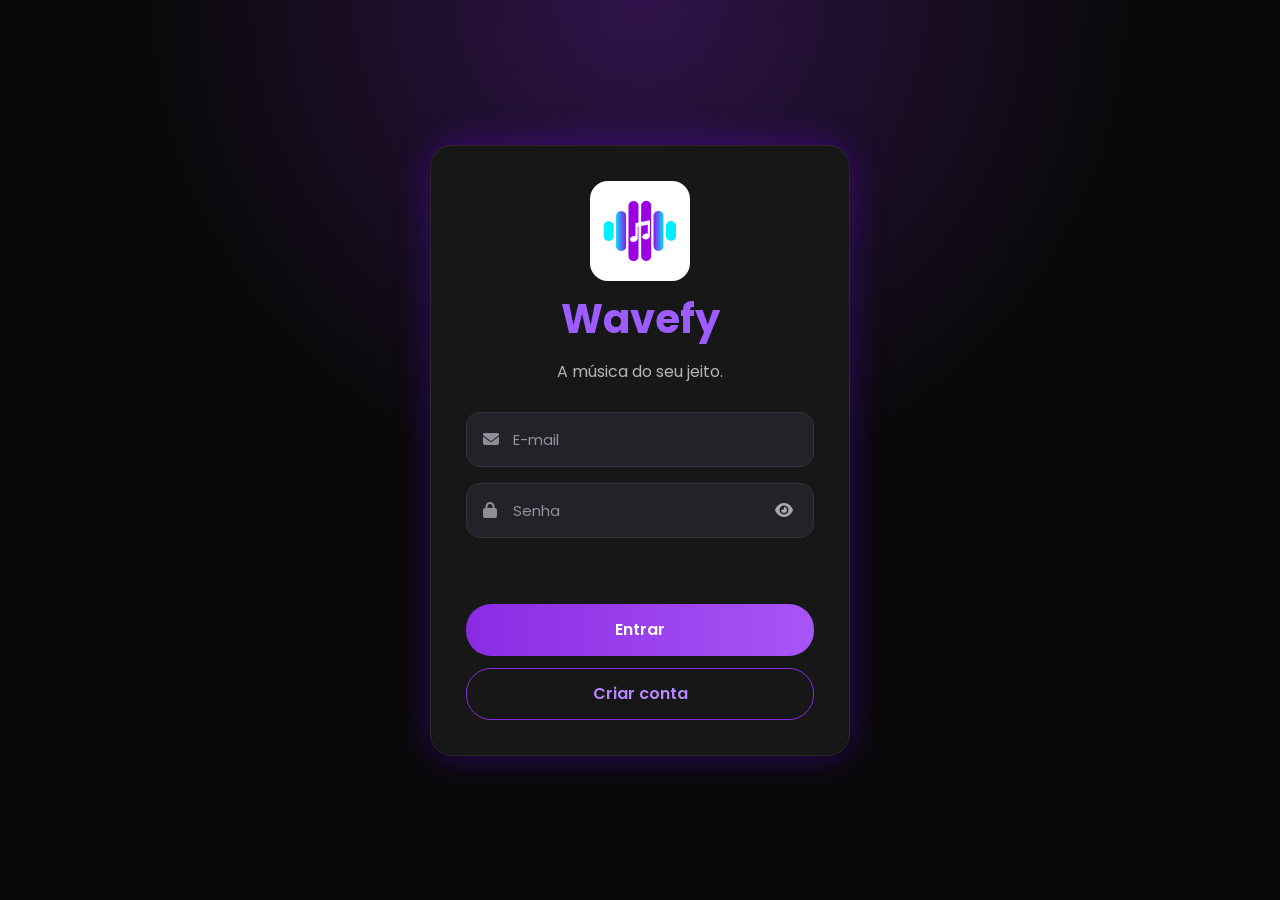
<file: index.html>
<!DOCTYPE html>
<html lang="pt-BR">

<head>

    <meta charset="UTF-8">

    <meta
        name="viewport"
        content="width=device-width, initial-scale=1.0"
    >

    <title>Wavefy</title>

    <!-- VERIFICAR LOGIN -->
    <script>
        if (sessionStorage.getItem("wavefyLogado") !== "true") {
            window.location.replace("login.html");
        }
    </script>

    <!-- CSS -->
    <link rel="stylesheet" href="CSS/home.css">
    <link rel="stylesheet" href="CSS/responsive.css?v=10">

    <!-- FONTE -->
    <link rel="preconnect" href="https://fonts.googleapis.com">

    <link
        href="https://fonts.googleapis.com/css2?family=Poppins:wght@300;400;500;600;700&display=swap"
        rel="stylesheet"
    >

    <!-- ÍCONES -->
    <link
        rel="stylesheet"
        href="https://cdnjs.cloudflare.com/ajax/libs/font-awesome/6.7.2/css/all.min.css"
    >

</head>

<body>


<!-- =====================================================
     APP
===================================================== -->

<div class="app">


    <!-- =================================================
         MENU
    ================================================= -->

    <aside class="sidebar">

        <div class="logo">

            <img
                src="imagens/logo.png"
                alt="Wavefy"
            >

            <h2>Wavefy</h2>

        </div>


        <nav>

            <a
                href="index.html"
                class="ativo"
            >
                <i class="fa-solid fa-house"></i>
                <span>Início</span>
            </a>


            <a href="musicas.html">
                <i class="fa-solid fa-music"></i>
                <span>Músicas</span>
            </a>


            <a href="albuns.html">
                <i class="fa-solid fa-compact-disc"></i>
                <span>Álbuns</span>
            </a>


            <a href="artistas.html">
                <i class="fa-solid fa-user-group"></i>
                <span>Artistas</span>
            </a>


            <a href="favoritos.html">
                <i class="fa-solid fa-heart"></i>
                <span>Favoritos</span>
            </a>


            <a href="playlists.html">
                <i class="fa-solid fa-list"></i>
                <span>Playlists</span>
            </a>

        </nav>

    </aside>



    <!-- =================================================
         CONTEÚDO
    ================================================= -->

    <main class="content">


        <!-- =============================================
             TOPO
        ============================================= -->

        <header class="topbar">


            <!-- PESQUISA -->

            <div class="search">

                <i class="fa-solid fa-magnifying-glass"></i>

                <input
                    id="pesquisa"
                    type="text"
                    placeholder="Buscar músicas, artistas ou álbuns"
                    autocomplete="off"
                >

            </div>



            <!-- ÁREA DO USUÁRIO -->

            <div class="user-area">


                <button
                    type="button"
                    class="premium"
                    onclick="abrirPremium()"
                >
                    ⭐ Premium
                </button>


                <button
                    type="button"
                    class="icon-btn"
                    aria-label="Notificações"
                >
                    <i class="fa-regular fa-bell"></i>
                </button>


                <div
                    class="user"
                    id="btnConta"
                >

                    <img
                        src="imagens/perfil/usuario.png"
                        alt="Foto de perfil"
                        class="foto-perfil"
                    >


                    <div>

                        <strong id="saudacao">
                            Olá 👋
                        </strong>

                        <p id="nomeUsuario">
                            Victor
                        </p>

                    </div>


                    <i class="fa-solid fa-chevron-down"></i>

                </div>



                <!-- MENU DA CONTA -->

                <div
                    class="menu-conta"
                    id="menuConta"
                >

                    <a href="#">
                        <i class="fa-solid fa-user"></i>
                        Meu Perfil
                    </a>


                    <a href="#">
                        <i class="fa-solid fa-gear"></i>
                        Configurações
                    </a>


                    <a href="#">
                        <i class="fa-solid fa-bell"></i>
                        Notificações
                    </a>


                    <a href="#">
                        <i class="fa-solid fa-moon"></i>
                        Tema
                    </a>


                    <a href="#">
                        <i class="fa-solid fa-circle-question"></i>
                        Ajuda
                    </a>


                    <hr>


                    <a
                        href="#"
                        class="sair"
                        id="btnSair"
                    >
                        <i class="fa-solid fa-right-from-bracket"></i>
                        Sair
                    </a>

                </div>

            </div>

        </header>



        <!-- =============================================
             BANNER
        ============================================= -->

        <section class="hero">

            <div>

                <h1>
                    Sua música.<br>
                    Seu momento.
                </h1>


                <p>
                    Milhões de músicas para descobrir.
                </p>


                <button
                    type="button"
                    class="btn-play"
                >

                    <i class="fa-solid fa-play"></i>

                    Explorar Agora

                </button>

            </div>

        </section>



        <!-- =============================================
             MÚSICAS
        ============================================= -->

        <section class="secao-musicas">

            <div class="section-title">

                <h2>🔥 Em Alta</h2>

                <a href="musicas.html">
                    Ver tudo
                </a>

            </div>


            <!-- AS MÚSICAS SÃO CRIADAS PELO JAVASCRIPT -->
            <div
                id="musicas"
                class="cards"
            ></div>

        </section>



        <!-- =============================================
             ÁLBUNS
        ============================================= -->

        <section class="secao-albuns">

            <div class="section-title">

                <h2>💿 Álbuns Populares</h2>

                <a href="albuns.html">
                    Ver tudo
                </a>

            </div>


            <div
                id="albuns"
                class="cards"
            ></div>

        </section>



        <!-- =============================================
             ARTISTAS
        ============================================= -->

        <section class="secao-artistas">

            <div class="section-title">

                <h2>🎤 Artistas Populares</h2>

                <a href="artistas.html">
                    Ver tudo
                </a>

            </div>


            <div
                id="artistas"
                class="cards"
            ></div>

        </section>


    </main>

</div>



<!-- =====================================================
     PLAYER
===================================================== -->

<div
    class="player"
    id="player"
>


    <!-- CAPA + NOME -->

    <div class="player-left">

        <img
            id="capaPlayer"
            src="imagens/capas/veigh.png"
            alt="Capa da música"
        >


        <div>

            <h3 id="nomeMusica">
                VEIGH
            </h3>

            <p id="nomeArtista">
                VEIGH
            </p>

        </div>

    </div>



    <!-- CONTROLES -->

    <div class="player-center">


        <button
            type="button"
            id="anterior"
            aria-label="Música anterior"
        >
            <i class="fa-solid fa-backward-step"></i>
        </button>


        <button
            type="button"
            id="play"
            aria-label="Tocar ou pausar"
        >
            <i class="fa-solid fa-play"></i>
        </button>


        <button
            type="button"
            id="proximo"
            aria-label="Próxima música"
        >
            <i class="fa-solid fa-forward-step"></i>
        </button>


    </div>



    <!-- VOLUME -->

    <div class="player-right">

        <span id="tempoAtual">
            00:00
        </span>


        <input
            type="range"
            id="volume"
            min="0"
            max="100"
            value="100"
            aria-label="Volume"
        >

    </div>


</div>



<!-- =====================================================
     IMPORTANTE - ÁUDIO QUE TOCA AS MÚSICAS
===================================================== -->

<audio
    id="audio"
    preload="metadata"
></audio>



<!-- =====================================================
     MODAL PREMIUM
===================================================== -->

<div
    class="modal"
    id="modalPremium"
>

    <div class="modal-conteudo">


        <button
            type="button"
            class="fechar"
            onclick="fecharPremium()"
            aria-label="Fechar"
        >
            &times;
        </button>


        <h2>
            💜 Wavefy Premium
        </h2>


        <p>
            Escolha o plano ideal para você.
        </p>



        <div class="planos">


            <!-- BÁSICO -->

            <div class="plano">

                <h3>
                    🥉 Básico
                </h3>

                <h1>
                    R$ 20
                </h1>

                <p>
                    1 conta<br>
                    Sem anúncios
                </p>


                <button
                    type="button"
                    onclick="alert('Plano Básico selecionado!')"
                >
                    Assinar
                </button>

            </div>



            <!-- PLUS -->

            <div class="plano destaque">

                <h3>
                    🥈 Plus
                </h3>

                <h1>
                    R$ 50
                </h1>

                <p>
                    ✔ Sem anúncios<br>
                    ✔ Qualidade máxima<br>
                    ✔ Até 3 dispositivos
                </p>


                <button type="button">
                    Assinar
                </button>

            </div>



            <!-- FAMÍLIA -->

            <div class="plano">

                <h3>
                    🥇 Família
                </h3>

                <h1>
                    R$ 100
                </h1>

                <p>
                    ✔ Sem anúncios<br>
                    ✔ Até 6 contas<br>
                    ✔ Todos os benefícios
                </p>


                <button type="button">
                    Assinar
                </button>

            </div>


        </div>

    </div>

</div>



<!-- =====================================================
     JAVASCRIPT
===================================================== -->

<!-- PRIMEIRO HOME -->
<script src="JS/home.js?v=10"></script>

<!-- DEPOIS PLAYER -->
<script src="JS/player.js?v=10"></script>


</body>

</html>
</file>
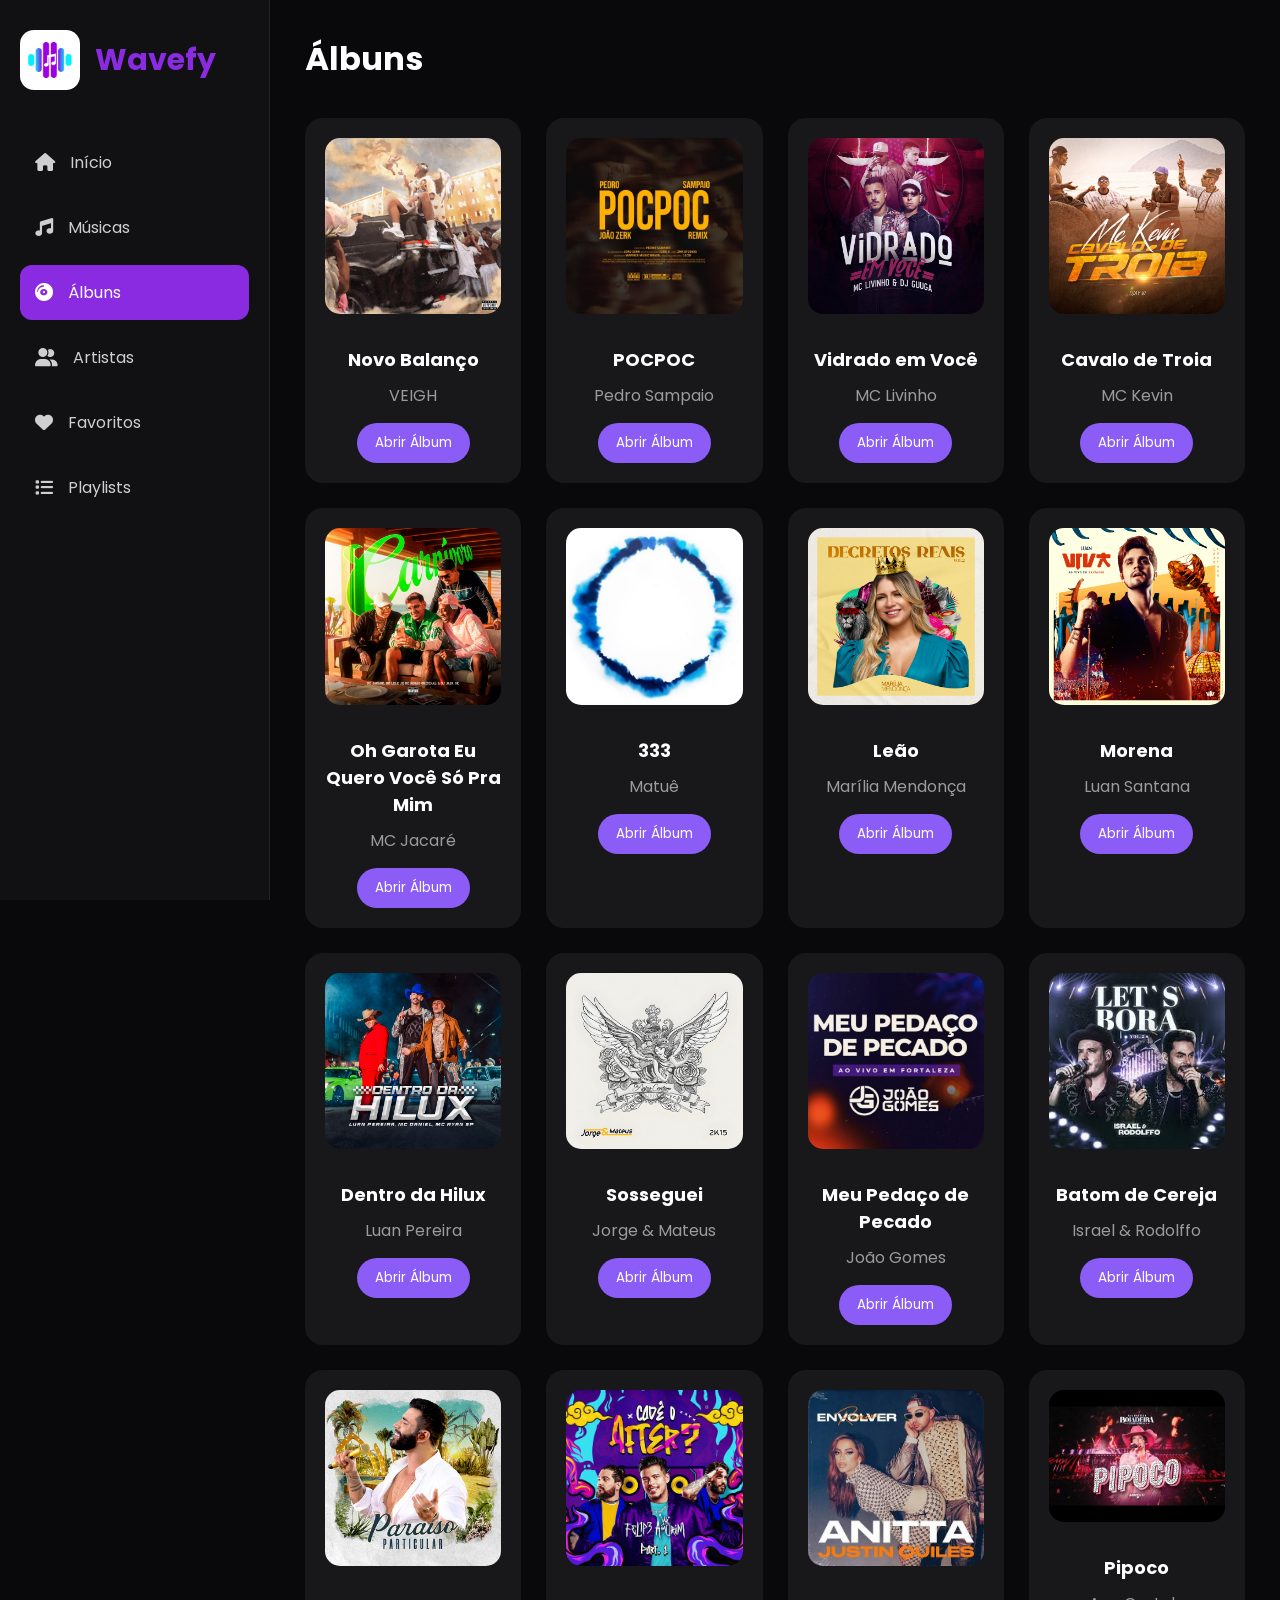
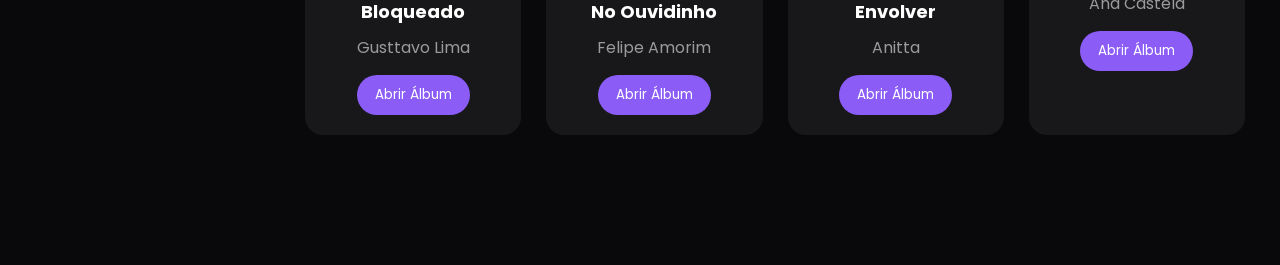
<file: albuns.html>
<!DOCTYPE html>
<html lang="pt-BR">

<head>

<meta charset="UTF-8">
<meta name="viewport" content="width=device-width, initial-scale=1.0">

<title>Wavefy - Álbuns</title>

<link rel="stylesheet" href="CSS/home.css">
<link rel="stylesheet" href="CSS/responsive.css">

<link href="https://fonts.googleapis.com/css2?family=Poppins:wght@300;400;500;600;700&display=swap" rel="stylesheet">

<link rel="stylesheet" href="https://cdnjs.cloudflare.com/ajax/libs/font-awesome/6.7.2/css/all.min.css">

</head>

<body>

<div class="app">

    <aside class="sidebar">

        <div class="logo">
            <img src="imagens/logo.png">
            <h2>Wavefy</h2>
        </div>

        <nav>

            <a href="index.html">
                <i class="fa-solid fa-house"></i>
                <span>Início</span>
            </a>

            <a href="musicas.html">
                <i class="fa-solid fa-music"></i>
                <span>Músicas</span>
            </a>

            <a class="ativo">
                <i class="fa-solid fa-compact-disc"></i>
                <span>Álbuns</span>
            </a>

            <a href="artistas.html">
                <i class="fa-solid fa-user-group"></i>
                <span>Artistas</span>
            </a>

            <a href="favoritos.html">
                <i class="fa-solid fa-heart"></i>
                <span>Favoritos</span>
            </a>

            <a href="playlists.html">
                <i class="fa-solid fa-list"></i>
                <span>Playlists</span>
            </a>

        </nav>

    </aside>

    <main class="content">

        <header class="topbar">

            <h1>Álbuns</h1>

        </header>

        <section>

            <div class="cards" id="listaAlbuns"></div>

        </section>

    </main>

</div>

<script src="JS/albuns.js"></script>

</body>
</html>
</file>
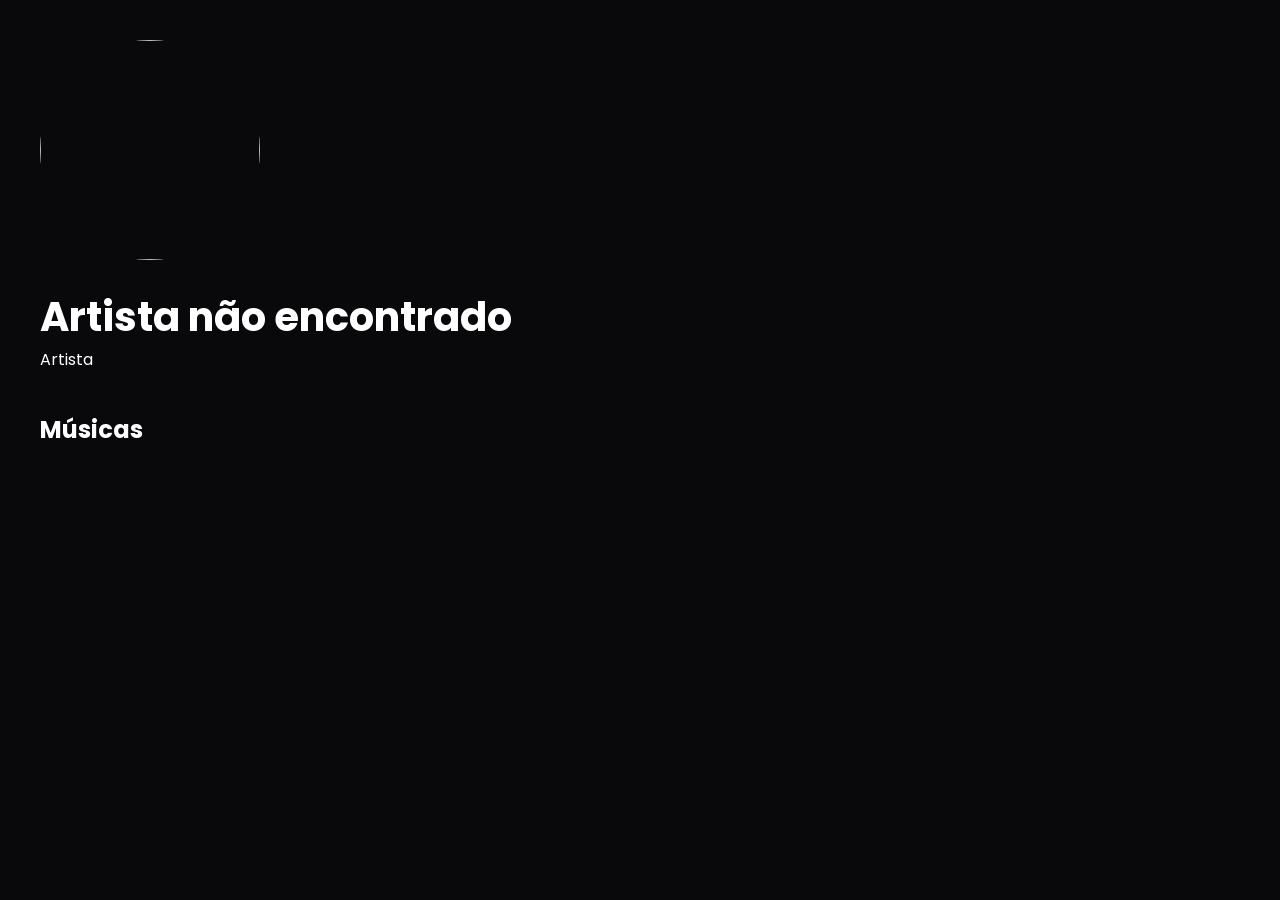
<file: artistas.html>
<!DOCTYPE html>
<html lang="pt-BR">

<head>

<meta charset="UTF-8">
<meta name="viewport" content="width=device-width, initial-scale=1.0">

<title>Artista - Wavefy</title>

<link rel="stylesheet" href="CSS/artista.css">

<link href="https://fonts.googleapis.com/css2?family=Poppins:wght@400;600;700&display=swap" rel="stylesheet">

</head>

<body>


<div class="artista">

    <img id="fotoArtista">

    <h1 id="nomeArtista"></h1>

    <p>Artista</p>


    <h2>Músicas</h2>

    <div id="listaMusicas"></div>


</div>


<script src="JS/artista.js"></script>

</body>

</html>
</file>
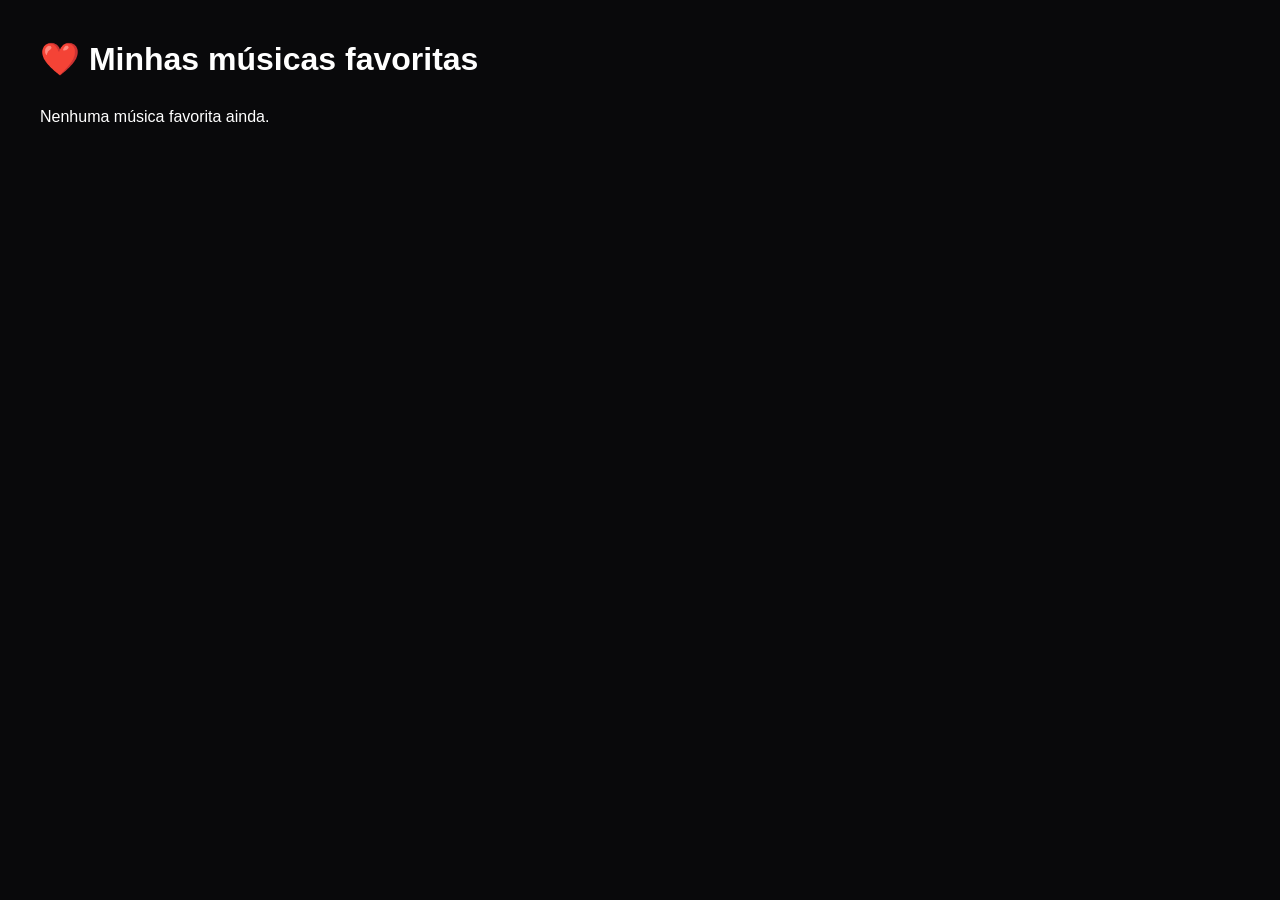
<file: favoritos.html>
<!DOCTYPE html>
<html lang="pt-BR">

<head>

<meta charset="UTF-8">
<meta name="viewport" content="width=device-width, initial-scale=1.0">

<title>Favoritos - Wavefy</title>

<link rel="stylesheet" href="CSS/favoritos.css">

</head>


<body>

<div class="container">

    <h1>❤️ Minhas músicas favoritas</h1>

    <div id="listaFavoritos"></div>

</div>


<script src="JS/favoritos.js"></script>

</body>

</html>
</file>
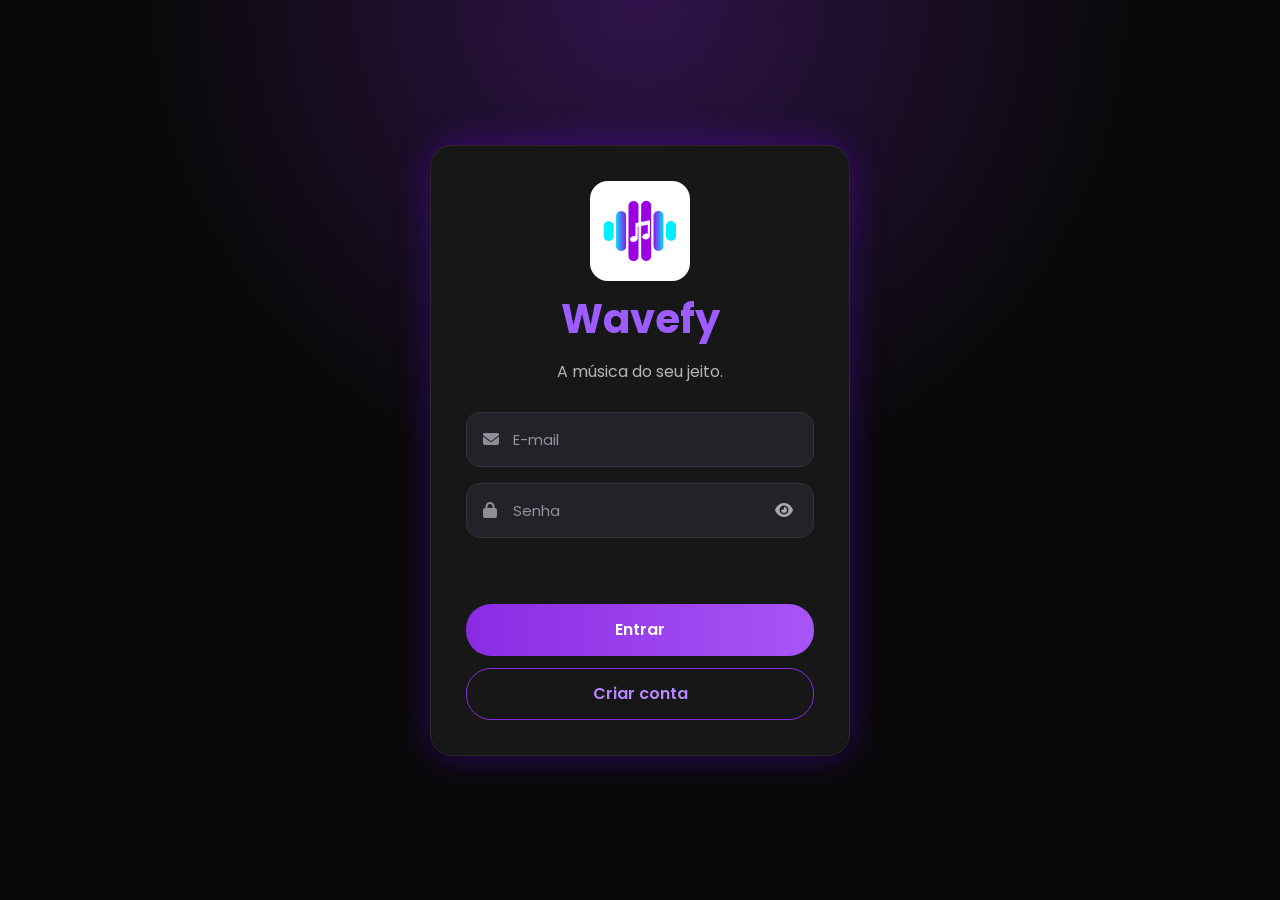
<file: login.html>
<!DOCTYPE html>
<html lang="pt-BR">

<head>
    <meta charset="UTF-8">

    <meta
        name="viewport"
        content="width=device-width, initial-scale=1.0"
    >

    <title>Login - Wavefy</title>

    <link rel="stylesheet" href="CSS/login.css">

    <link
        href="https://fonts.googleapis.com/css2?family=Poppins:wght@300;400;500;600;700&display=swap"
        rel="stylesheet"
    >

    <link
        rel="stylesheet"
        href="https://cdnjs.cloudflare.com/ajax/libs/font-awesome/6.7.2/css/all.min.css"
    >
</head>

<body>

    <main class="container">

        <section class="login">

            <div class="logo-login">

                <img
                    src="imagens/logo.png"
                    alt="Logo do Wavefy"
                >

                <h1>Wavefy</h1>

            </div>

            <p id="textoLogin">
                A música do seu jeito.
            </p>

            <!-- CAMPO NOME -->

            <div
                id="campoNome"
                class="campo oculto"
            >

                <i class="fa-solid fa-user"></i>

                <input
                    type="text"
                    id="nome"
                    placeholder="Seu nome"
                    autocomplete="name"
                >

            </div>

            <!-- CAMPO E-MAIL -->

            <div class="campo">

                <i class="fa-solid fa-envelope"></i>

                <input
                    type="email"
                    id="email"
                    placeholder="E-mail"
                    autocomplete="email"
                >

            </div>

            <!-- CAMPO SENHA -->

            <div class="campo">

                <i class="fa-solid fa-lock"></i>

                <input
                    type="password"
                    id="senha"
                    placeholder="Senha"
                    autocomplete="current-password"
                >

                <button
                    type="button"
                    id="mostrarSenha"
                    class="mostrar-senha"
                    aria-label="Mostrar senha"
                >
                    <i class="fa-solid fa-eye"></i>
                </button>

            </div>

            <!-- CONFIRMAR SENHA -->

            <div
                id="campoConfirmarSenha"
                class="campo oculto"
            >

                <i class="fa-solid fa-lock"></i>

                <input
                    type="password"
                    id="confirmarSenha"
                    placeholder="Confirmar senha"
                    autocomplete="new-password"
                >

            </div>

            <!-- MENSAGEM -->

            <p
                id="mensagem"
                class="mensagem"
            ></p>

            <!-- BOTÃO ENTRAR OU CADASTRAR -->

            <button
                type="button"
                id="btnEntrar"
                class="btn-principal"
            >
                Entrar
            </button>

            <!-- ABRIR CADASTRO -->

            <button
                type="button"
                id="btnCriarConta"
                class="btn-secundario"
            >
                Criar conta
            </button>

            <!-- VOLTAR AO LOGIN -->

            <button
                type="button"
                id="btnVoltarLogin"
                class="btn-secundario oculto"
            >
                Já tenho uma conta
            </button>

        </section>

    </main>

    <script src="JS/login.js"></script>

</body>
</html>
</file>
<file: CSS/home.css>
/* ===========================
   RESET
=========================== */

*{
    margin:0;
    padding:0;
    box-sizing:border-box;
    font-family:'Poppins',sans-serif;
}

body{
    background:#09090B;
    color:white;
    overflow-x:hidden;
}

a{
    text-decoration:none;
    color:white;
}

/* ===========================
   APP
=========================== */

.app{
    display:flex;
    min-height:100vh;
}

/* ===========================
   SIDEBAR
=========================== */

.sidebar{
    width:270px;
    background:#111114;
    position:fixed;
    left:0;
    top:0;
    bottom:0;
    padding:30px 20px;
    border-right:1px solid #242424;
}

.logo{
    display:flex;
    align-items:center;
    gap:15px;
    margin-bottom:45px;
}

.logo img{
    width:60px;
    height:60px;
    object-fit:contain;
    border-radius:14px;
    display:block;
}

.logo h2{
    font-size:30px;
    font-weight:700;
    color:#8A2BE2;
}

.sidebar nav{
    display:flex;
    flex-direction:column;
    gap:10px;
}

.sidebar nav a{
    display:flex;
    align-items:center;
    gap:15px;
    padding:15px;
    border-radius:12px;
    cursor:pointer;
    transition:.3s;
    color:#CFCFCF;
}

.sidebar nav a:hover{
    background:#1B1B20;
    color:white;
}

.sidebar nav .ativo{
    background:#8A2BE2;
    color:white;
}

.sidebar nav i{
    font-size:18px;
}

/* ===========================
   CONTENT
=========================== */

.content{
    margin-left:270px;
    width:calc(100% - 270px);
    padding:35px;
    padding-bottom:130px;
}

/* ===========================
   TOPBAR
=========================== */

.topbar{
    display:flex;
    justify-content:space-between;
    align-items:center;
    gap:20px;
    margin-bottom:35px;
}

.search{
    flex:1;
    max-width:650px;
    background:#18181B;
    border-radius:40px;
    display:flex;
    align-items:center;
    gap:15px;
    padding:0 20px;
    height:55px;
}

.search i{
    color:#999;
}

.search input{
    flex:1;
    background:none;
    border:none;
    outline:none;
    color:white;
    font-size:16px;
}

.user-area{
    display:flex;
    align-items:center;
    gap:15px;
}

.premium{
    background:#8A2BE2;
    color:white;
    border:none;
    padding:12px 25px;
    border-radius:25px;
    cursor:pointer;
    transition:.3s;
}

.premium:hover{
    background:#6F00FF;
}

.icon-btn{
    width:48px;
    height:48px;
    border:none;
    border-radius:50%;
    background:#18181B;
    color:white;
    cursor:pointer;
}

.user{
    display:flex;
    align-items:center;
    gap:10px;
    background:#18181B;
    padding:8px 15px;
    border-radius:30px;
}

.user img{
    width:45px;
    height:45px;
    border-radius:50%;
    object-fit:cover;
}

/* ===========================
   HERO
=========================== */

.hero{
    height:280px;
    border-radius:25px;
    background:linear-gradient(135deg,#8A2BE2,#3B82F6,#111114);
    display:flex;
    align-items:center;
    padding:50px;
    margin-bottom:40px;
}

.hero h1{
    font-size:55px;
    line-height:60px;
}

.hero p{
    margin:20px 0;
    color:#DDD;
}

.btn-play{
    background:white;
    color:black;
    border:none;
    padding:15px 35px;
    border-radius:30px;
    cursor:pointer;
    font-weight:600;
}

/* ===========================
   TITULOS
=========================== */

.section-title{
    display:flex;
    justify-content:space-between;
    align-items:center;
    margin:35px 0 20px;
}

.section-title a{
    color:#8A2BE2;
}

/* ===========================
   CARDS
=========================== */

.cards{
    display:grid;
    grid-template-columns:repeat(auto-fill,minmax(190px,1fr));
    gap:20px;
}

.card{
    background:#171717;
    border-radius:20px;
    padding:18px;
    cursor:pointer;
    transition:.3s;
}

.card:hover{
    transform:translateY(-8px);
    background:#202020;
    box-shadow:0 0 25px rgba(138,43,226,.35);
}

.card img{
    width:100%;
    border-radius:15px;
    margin-bottom:15px;
}

.card h3{
    font-size:18px;
    margin-bottom:6px;
}

.card p{
    color:#A1A1AA;
}

/* ===========================
   PLAYER
=========================== */

.player{
    position: fixed;
    left: 270px;
    right: 0;
    bottom: 0;
    height: 90px;
    background: #111114;
    border-top: 1px solid #242424;

    display: none;

    justify-content: space-between;
    align-items: center;
    padding: 0 30px;
    z-index: 999;
}

.player.ativo{
    display: flex;
}

.player-left{
    display: flex;
    align-items: center;
    gap: 15px;
}

.player-left img{
    width: 60px;
    height: 60px;
    border-radius: 12px;
    object-fit: cover;
}

.player-center{
    display: flex;
    align-items: center;
    gap: 20px;
}

.player-center button{
    width: 50px;
    height: 50px;
    border: none;
    border-radius: 50%;
    background: #1B1B20;
    color: white;
    font-size: 18px;
    cursor: pointer;
    transition: .3s;
}

.player-center button:hover{
    background: #8A2BE2;
    transform: scale(1.08);
}

#play{
    width: 60px;
    height: 60px;
    background: #8A2BE2;
    font-size: 22px;
}

#play:hover{
    background: #9D5CFF;
}

.player-right{
    display: flex;
    align-items: center;
    gap: 12px;
}

.player-right i{
    font-size: 18px;
    color: white;
}

#volume{
    width: 140px;
}

/* ===========================
   MODAL PREMIUM
=========================== */

.modal{
    display:none;
    position:fixed;
    inset:0;
    background:rgba(0,0,0,.80);
    justify-content:center;
    align-items:center;
    z-index:9999;
}

.modal-conteudo{
    width:900px;
    max-width:95%;
    background:#171717;
    border-radius:25px;
    padding:40px;
    position:relative;
    text-align:center;
    border:1px solid #8A2BE2;
}

.modal-conteudo h2{
    font-size:32px;
    margin-bottom:10px;
}

.modal-conteudo p{
    color:#bbb;
    margin-bottom:30px;
}

.fechar{
    position:absolute;
    top:15px;
    right:25px;
    font-size:35px;
    color:white;
    cursor:pointer;
}

/* ===========================
   PLANOS
=========================== */

.planos{
    display:flex;
    justify-content:space-between;
    align-items:stretch;
    gap:25px;
    margin-top:30px;
}

.plano{
    flex:1;
    background:#1B1B20;
    border:2px solid #2A2A2A;
    border-radius:20px;
    padding:25px;
    text-align:center;
    transition:.3s;
}

.plano:hover{
    transform:translateY(-8px);
    border-color:#8A2BE2;
    box-shadow:0 0 25px rgba(138,43,226,.4);
}

.plano h3{
    margin-bottom:15px;
    font-size:22px;
}

.plano h1{
    color:#8A2BE2;
    font-size:45px;
    margin:15px 0;
}

.plano p{
    color:#bbb;
    margin-bottom:25px;
    line-height:1.6;
}

.plano button{
    width:100%;
    padding:14px;
    border:none;
    border-radius:30px;
    background:#8A2BE2;
    color:white;
    font-size:16px;
    font-weight:bold;
    cursor:pointer;
    transition:.3s;
}

.plano button:hover{
    background:#6F00FF;
}

.destaque{
    border-color:#8A2BE2;
    transform:scale(1.05);
    box-shadow:0 0 30px rgba(138,43,226,.6);
}

.destaque::before{
    content:"⭐ MAIS POPULAR";
    display:block;
    background:#8A2BE2;
    color:white;
    padding:8px;
    border-radius:10px;
    margin-bottom:20px;
    font-size:14px;
    font-weight:bold;
}

.user{
    display:flex;
    align-items:center;
    gap:12px;
    cursor:pointer;
    position:relative;
}

.user img{
    width:45px;
    height:45px;
    border-radius:50%;
    object-fit:cover;
}

.menu-conta{

    position:absolute;

    top:75px;

    right:20px;

    width:250px;

    background:#18181B;

    border:1px solid #2B2B31;

    border-radius:15px;

    overflow:hidden;

    display:none;

    z-index:9999;

    box-shadow:0 15px 40px rgba(0,0,0,.5);

}

.menu-conta.ativo{

    display:block;

}

.menu-conta a{

    display:flex;

    align-items:center;

    gap:15px;

    padding:15px 18px;

    color:#fff;

    text-decoration:none;

    transition:.3s;

}

.menu-conta a:hover{

    background:#28282E;

}

.menu-conta hr{

    border:none;

    border-top:1px solid #303038;

}

.sair{

    color:#ff5f5f !important;

}

.cards{

display:grid;

grid-template-columns:repeat(auto-fill,minmax(200px,1fr));

gap:25px;

margin-top:30px;

}

.card{

background:#18181B;

padding:20px;

border-radius:18px;

text-align:center;

transition:.3s;

}

.card:hover{

transform:translateY(-8px);

background:#242429;

}

.card img{

width:100%;

border-radius:15px;

margin-bottom:15px;

}

.card h3{

margin:10px 0;

}

.card p{

color:#9b9b9b;

margin-bottom:15px;

}

.card button{

background:#8B5CF6;

color:white;

border:none;

padding:10px 18px;

border-radius:30px;

cursor:pointer;

transition:.3s;

}

.card button:hover{

transform:scale(1.05);

}

.coracao{
    background:none;
    border:none;
    font-size:25px;
    cursor:pointer;
    color:white;
}

.card{
    position: relative;
}

.coracao{
    position: absolute;
    top: 12px;
    right: 12px;

    width: 30px;
    height: 30px;

    border: none;
    background: transparent;

    color: #ffffff;
    font-size: 18px;

    cursor: pointer;
    z-index: 10;

    transition: 0.2s;
}

.coracao:hover{
    transform: scale(1.15);
}

.coracao.favoritado{
    color: #ff3b5c;
}

.card{
    position: relative;
}

.coracao{
    position: absolute;
    top: 10px;
    right: 10px;

    width: 28px;
    height: 28px;

    border: none;
    background: transparent;

    color: white;
    font-size: 18px;

    cursor: pointer;
    z-index: 10;

    transition: 0.2s;
}

.coracao:hover{
    transform: scale(1.1);
}

.coracao.favoritado{
    color: red;
}


/* BOTÃO DA PLAYLIST */

.btn-playlist{
    position: absolute;
    top: 42px;
    right: 10px;

    width: 28px;
    height: 28px;

    display: flex;
    align-items: center;
    justify-content: center;

    border: none;
    border-radius: 50%;

    background: rgba(0, 0, 0, 0.65);
    color: white;

    font-size: 13px;
    cursor: pointer;

    z-index: 10;
    transition: 0.2s;
}

.btn-playlist:hover{
    background: #8a2be2;
    transform: scale(1.1);
}

.btn-playlist.adicionado{
    background: #8a2be2;
    color: white;
}

.pagina-playlist{
    min-height: 100vh;
    padding: 50px;
    background: #09090b;
    color: white;
}

.topo-playlist{
    display: flex;
    align-items: center;
    gap: 25px;
    margin-bottom: 40px;
}

.topo-playlist h1{
    font-size: 42px;
}

.topo-playlist p,
.topo-playlist span{
    color: #999;
}

.voltar{
    width: 42px;
    height: 42px;

    display: flex;
    align-items: center;
    justify-content: center;

    border-radius: 50%;
    background: #1c1c20;
    color: white;
}

.lista-playlist{
    display: flex;
    flex-direction: column;
    gap: 12px;
}

.musica-playlist{
    display: flex;
    align-items: center;
    gap: 18px;

    padding: 12px 18px;

    background: #151518;
    border-radius: 12px;
}

.musica-playlist img{
    width: 55px;
    height: 55px;
    border-radius: 8px;
    object-fit: cover;
}

.numero-musica{
    width: 25px;
    color: #999;
}

.info-musica-playlist{
    flex: 1;
}

.info-musica-playlist h3{
    font-size: 16px;
}

.info-musica-playlist p{
    font-size: 13px;
    color: #999;
}

.remover-playlist{
    border: none;
    background: transparent;
    color: #999;
    font-size: 16px;
    cursor: pointer;
}

.remover-playlist:hover{
    color: #ff3b5c;
}

.playlist-vazia{
    text-align: center;
    padding: 80px 20px;
    color: #999;
}

.playlist-vazia i{
    font-size: 45px;
    color: #8a2be2;
    margin-bottom: 20px;
}

.playlist-vazia h2{
    color: white;
    margin-bottom: 8px;
}

.playlist-vazia a{
    display: inline-block;
    margin-top: 22px;
    padding: 12px 22px;

    border-radius: 20px;

    background: #8a2be2;
    color: white;
}

/* ==========================
   PLAYER DA PLAYLIST
========================== */

.pagina-playlist{
    padding-bottom: 140px;
}

.musica-playlist{
    cursor: pointer;
    transition: 0.2s;
}

.musica-playlist:hover{
    background: #202025;
}

.musica-playlist.tocando{
    background: rgba(138, 43, 226, 0.18);
    border: 1px solid #8a2be2;
}

.musica-playlist.tocando h3{
    color: #a855f7;
}


.player-playlist{
    position: fixed;
    left: 0;
    right: 0;
    bottom: 0;

    min-height: 95px;
    padding: 14px 30px;

    display: none;
    align-items: center;
    justify-content: space-between;
    gap: 25px;

    background: #111114;
    border-top: 1px solid #29292e;

    color: white;
    z-index: 1000;
}

.player-playlist.ativo{
    display: flex;
}


.player-musica-info{
    width: 260px;

    display: flex;
    align-items: center;
    gap: 13px;
}

.player-musica-info img{
    width: 58px;
    height: 58px;

    object-fit: cover;
    border-radius: 8px;
}

.player-musica-info h3{
    max-width: 180px;

    font-size: 15px;

    white-space: nowrap;
    overflow: hidden;
    text-overflow: ellipsis;
}

.player-musica-info p{
    margin-top: 3px;

    font-size: 12px;
    color: #999;
}


.player-controles{
    width: 100%;
    max-width: 580px;
}

.botoes-player{
    display: flex;
    align-items: center;
    justify-content: center;
    gap: 22px;

    margin-bottom: 9px;
}

.botoes-player button{
    border: none;
    background: transparent;
    color: white;

    font-size: 17px;
    cursor: pointer;
}

.botoes-player button:hover{
    color: #a855f7;
}

.botoes-player .botao-play-playlist{
    width: 38px;
    height: 38px;

    display: flex;
    align-items: center;
    justify-content: center;

    border-radius: 50%;

    background: white;
    color: #111114;
}

.botoes-player .botao-play-playlist:hover{
    background: #a855f7;
    color: white;
}


.barra-tempo{
    display: flex;
    align-items: center;
    gap: 10px;
}

.barra-tempo span{
    width: 38px;

    font-size: 11px;
    color: #aaa;
}

.barra-tempo input{
    flex: 1;
    cursor: pointer;
}


.volume-playlist{
    width: 170px;

    display: flex;
    align-items: center;
    gap: 10px;
}

.volume-playlist i{
    width: 20px;
}

.volume-playlist input{
    width: 120px;
    cursor: pointer;
}


@media(max-width: 750px){

    .player-playlist{
        padding: 12px 15px;
    }

    .player-musica-info{
        width: 150px;
    }

    .player-musica-info img{
        width: 45px;
        height: 45px;
    }

    .player-musica-info h3{
        max-width: 90px;
    }

    .volume-playlist{
        display: none;
    }

}
</file>
<file: CSS/responsive.css>
/* =====================================================
   WAVEFY MOBILE - ESTILO APP DE STREAMING
===================================================== */

@media screen and (max-width: 768px) {

    * {
        box-sizing: border-box;
        -webkit-tap-highlight-color: transparent;
    }

    html,
    body {
        width: 100%;
        margin: 0;
        padding: 0;

        overflow-x: hidden;

        background: #09090b;
        color: white;
    }

    body {
        padding-bottom: 145px;
    }


    /* =====================================================
       APP
    ===================================================== */

    .app {
        display: block !important;

        width: 100% !important;
        min-height: 100vh;

        margin: 0 !important;
        padding: 0 !important;
    }


    /* =====================================================
       CONTEÚDO
    ===================================================== */

    .content {
        width: 100% !important;
        max-width: 100% !important;

        margin: 0 !important;
        margin-left: 0 !important;

        padding: 18px 16px 40px !important;
    }


    /* =====================================================
       TOPO
    ===================================================== */

    .topbar {
        width: 100%;

        display: flex !important;
        flex-direction: column !important;

        align-items: stretch !important;

        gap: 14px;

        margin: 0 0 20px;
        padding: 0;
    }


    /* =====================================================
       ÁREA DO USUÁRIO
    ===================================================== */

    .user-area {
        order: 1;

        width: 100%;

        display: flex !important;

        flex-direction: row !important;

        align-items: center !important;
        justify-content: flex-end !important;

        gap: 9px;
    }


    .premium {
        height: 36px;

        padding: 0 12px;

        border-radius: 18px;

        font-size: 10px;

        white-space: nowrap;
    }


    .icon-btn {
        width: 38px !important;
        height: 38px !important;

        min-width: 38px;

        display: flex;

        align-items: center;
        justify-content: center;

        padding: 0 !important;

        border-radius: 50%;
    }


    .icon-btn i {
        font-size: 16px;
    }


    .user {
        display: flex;

        align-items: center;

        gap: 7px;

        min-width: 0;

        cursor: pointer;
    }


    .foto-perfil {
        width: 38px !important;
        height: 38px !important;

        min-width: 38px;

        object-fit: cover;

        border-radius: 50%;
    }


    .user strong {
        display: block;

        max-width: 85px;

        font-size: 11px;

        white-space: nowrap;

        overflow: hidden;
        text-overflow: ellipsis;
    }


    .user p {
        max-width: 85px;

        margin: 1px 0 0;

        font-size: 9px;

        opacity: .7;

        white-space: nowrap;

        overflow: hidden;
        text-overflow: ellipsis;
    }


    .user > i {
        font-size: 9px;
    }


    /* =====================================================
       PESQUISA
    ===================================================== */

    .search {
        order: 2;

        position: relative;

        width: 100% !important;
        max-width: 100% !important;
    }


    .search i {
        position: absolute;

        left: 16px;
        top: 50%;

        transform: translateY(-50%);

        color: #777;

        z-index: 2;
    }


    .search input {
        width: 100% !important;
        height: 46px;

        padding: 0 15px 0 43px !important;

        border: none;
        outline: none;

        border-radius: 23px;

        background: #1b1b1f;

        color: white;

        font-size: 12px;
    }


    .search input::placeholder {
        color: #8d8d92;
    }


    /* =====================================================
       BANNER MAIS COMPACTO
    ===================================================== */

    .hero {
        position: relative;

        width: 100% !important;
        max-width: 100% !important;

        min-height: 180px !important;

        display: flex;

        align-items: center;

        margin: 0 0 30px !important;

        padding: 22px 20px !important;

        overflow: hidden;

        border-radius: 20px !important;
    }


    .hero > div {
        position: relative;

        z-index: 2;

        width: 100%;
    }


    .hero h1 {
        max-width: 280px !important;

        margin: 0 0 10px !important;

        font-size: 30px !important;
        line-height: 1.05 !important;

        letter-spacing: -1px;
    }


    .hero p {
        margin: 0 0 15px !important;

        font-size: 11px !important;

        opacity: .85;
    }


    .btn-play {
        height: 39px;

        padding: 0 16px !important;

        border-radius: 20px !important;

        font-size: 10px !important;
        font-weight: 600;
    }


    /* =====================================================
       TÍTULOS
    ===================================================== */

    .section-title {
        width: 100%;

        display: flex;

        align-items: center;
        justify-content: space-between;

        margin: 27px 0 14px !important;
    }


    .section-title h2 {
        margin: 0;

        font-size: 19px !important;
        font-weight: 700;

        letter-spacing: -0.4px;
    }


    .section-title a {
        font-size: 10px;

        color: #aaa;

        text-decoration: none;
    }


    /* =====================================================
       CARROSSEL DE MÚSICAS
       ESTILO APP
    ===================================================== */

    .cards {
        width: calc(100% + 16px) !important;

        display: flex !important;

        grid-template-columns: none !important;

        gap: 13px !important;

        margin: 0 !important;

        padding: 0 16px 8px 0 !important;

        overflow-x: auto !important;
        overflow-y: hidden !important;

        scroll-snap-type: x proximity;

        scrollbar-width: none;
    }


    .cards::-webkit-scrollbar {
        display: none;
    }


    /* =====================================================
       CARD
    ===================================================== */

    .card {
        flex: 0 0 145px !important;

        width: 145px !important;
        min-width: 145px !important;
        max-width: 145px !important;

        margin: 0 !important;
        padding: 0 !important;

        background: transparent !important;

        border-radius: 0 !important;

        scroll-snap-align: start;
    }


    .card:hover {
        transform: none !important;

        background: transparent !important;
    }


    .card img {
        display: block;

        width: 145px !important;
        height: 145px !important;

        object-fit: cover;

        border-radius: 10px !important;

        box-shadow: 0 5px 15px rgba(0, 0, 0, .25);
    }


    .card h3 {
        width: 100%;

        margin: 9px 0 2px !important;

        font-size: 12px !important;
        font-weight: 600;

        white-space: nowrap;

        overflow: hidden;
        text-overflow: ellipsis;
    }


    .card p {
        width: 100%;

        margin: 0 !important;

        color: #a3a3a8;

        font-size: 10px !important;

        white-space: nowrap;

        overflow: hidden;
        text-overflow: ellipsis;
    }


    /* =====================================================
       ARTISTAS REDONDOS
    ===================================================== */

    #artistas .card {
        text-align: center;
    }


    #artistas .card img {
        border-radius: 50% !important;

        object-fit: cover;
    }


    #artistas .card h3 {
        text-align: center;
    }


    #artistas .card p {
        text-align: center;
    }


    /* =====================================================
       PLAYER MOBILE
    ===================================================== */

    .player {
        position: fixed !important;

        left: 8px !important;
        right: 8px !important;

        bottom: 73px !important;

        width: auto !important;
        height: 64px !important;

        display: flex !important;

        align-items: center !important;
        justify-content: space-between !important;

        gap: 8px;

        margin: 0 !important;

        padding: 7px 10px !important;

        background: #28282c !important;

        border: 1px solid rgba(255, 255, 255, .06);

        border-radius: 10px !important;

        box-shadow: 0 5px 25px rgba(0, 0, 0, .45);

        z-index: 99998 !important;
    }


    /* =====================================================
       INFORMAÇÕES DA MÚSICA
    ===================================================== */

    .player-left {
        flex: 1;

        min-width: 0;

        display: flex;

        align-items: center;

        gap: 9px;
    }


    .player-left img {
        width: 48px !important;
        height: 48px !important;

        min-width: 48px;

        object-fit: cover;

        border-radius: 7px !important;
    }


    .player-left > div {
        min-width: 0;
    }


    .player-left h3 {
        max-width: 110px;

        margin: 0;

        font-size: 11px !important;

        white-space: nowrap;

        overflow: hidden;
        text-overflow: ellipsis;
    }


    .player-left p {
        max-width: 110px;

        margin: 2px 0 0;

        color: #aaa;

        font-size: 9px !important;

        white-space: nowrap;

        overflow: hidden;
        text-overflow: ellipsis;
    }


    /* =====================================================
       CONTROLES
    ===================================================== */

    .player-center {
        display: flex;

        align-items: center;

        gap: 8px;
    }


    .player-center button {
        width: 34px !important;
        height: 34px !important;

        display: flex;

        align-items: center;
        justify-content: center;

        padding: 0 !important;

        border: none;

        background: transparent;

        color: white;
    }


    .player-center button i {
        font-size: 15px;
    }


    #play {
        width: 38px !important;
        height: 38px !important;

        background: white !important;

        color: black !important;

        border-radius: 50% !important;
    }


    #anterior {
        display: none !important;
    }


    /* VOLUME NÃO PRECISA NO MOBILE */

    .player-right {
        display: none !important;
    }


    /* =====================================================
       MENU INFERIOR
    ===================================================== */

    .sidebar {
        position: fixed !important;

        top: auto !important;
        bottom: 0 !important;
        left: 0 !important;
        right: 0 !important;

        width: 100% !important;
        height: 70px !important;

        margin: 0 !important;

        padding: 4px 5px 6px !important;

        background: rgba(10, 10, 12, .97) !important;

        border: none !important;
        border-top: 1px solid rgba(255, 255, 255, .06) !important;

        backdrop-filter: blur(18px);

        z-index: 99999 !important;
    }


    .sidebar .logo {
        display: none !important;
    }


    .sidebar nav {
        width: 100% !important;
        height: 100% !important;

        display: grid !important;

        grid-template-columns: repeat(6, 1fr) !important;

        align-items: center !important;

        gap: 0 !important;

        margin: 0 !important;
        padding: 0 !important;
    }


    .sidebar nav a {
        width: 100% !important;
        height: 60px !important;

        display: flex !important;

        flex-direction: column !important;

        align-items: center !important;
        justify-content: center !important;

        gap: 4px !important;

        margin: 0 !important;
        padding: 0 !important;

        background: transparent !important;

        color: #8b8b90 !important;

        border-radius: 0 !important;

        text-decoration: none;
    }


    .sidebar nav a i {
        margin: 0 !important;

        font-size: 18px !important;
    }


    .sidebar nav a span {
        margin: 0 !important;

        font-size: 7px !important;
        line-height: 1;

        white-space: nowrap;
    }


    .sidebar nav a.ativo {
        background: transparent !important;

        color: white !important;
    }


    /* =====================================================
       MENU DA CONTA
    ===================================================== */

    .menu-conta {
        position: fixed !important;

        top: 65px !important;
        right: 16px !important;
        left: auto !important;

        width: 230px !important;
        max-width: calc(100vw - 32px) !important;

        border-radius: 15px;

        z-index: 9999999 !important;
    }


    /* =====================================================
       PREMIUM
    ===================================================== */

    .modal-conteudo {
        width: calc(100% - 24px) !important;
        max-width: 410px !important;

        max-height: 88vh;

        overflow-y: auto;

        padding: 20px !important;

        border-radius: 20px !important;
    }


    .planos {
        display: flex !important;

        flex-direction: column !important;

        gap: 12px !important;
    }


    .plano {
        width: 100% !important;

        margin: 0 !important;

        padding: 17px !important;
    }

}


/* =====================================================
   CELULAR PEQUENO
===================================================== */

@media screen and (max-width: 380px) {

    .content {
        padding-left: 13px !important;
        padding-right: 13px !important;
    }


    .card {
        flex-basis: 135px !important;

        width: 135px !important;
        min-width: 135px !important;
    }


    .card img {
        width: 135px !important;
        height: 135px !important;
    }


    .hero h1 {
        font-size: 27px !important;
    }


    .sidebar nav a span {
        font-size: 6px !important;
    }

}
</file>
<file: CSS/artista.css>
*{
    margin:0;
    padding:0;
    box-sizing:border-box;
    font-family:'Poppins',sans-serif;
}


body{
    background:#09090B;
    color:white;
}


.artista{
    padding:40px;
}


#fotoArtista{
    width:220px;
    height:220px;
    border-radius:50%;
    object-fit:cover;
}


h1{
    font-size:40px;
    margin-top:20px;
}


h2{
    margin-top:40px;
}


.musica{
    background:#18181b;
    padding:15px;
    margin-top:10px;
    border-radius:10px;
}
</file>
<file: CSS/favoritos.css>
*{
    margin:0;
    padding:0;
    box-sizing:border-box;
    font-family:'Poppins',sans-serif;
}


body{

    background:#09090B;
    color:white;
}


.container{

    padding:40px;

}


#listaFavoritos{

    margin-top:30px;

}


.musica{

    background:#18181b;
    padding:15px;
    border-radius:12px;
    margin-bottom:10px;

}


button{

    background:#8b5cf6;
    color:white;
    border:none;
    padding:8px 15px;
    border-radius:20px;
    cursor:pointer;

}
</file>
<file: CSS/login.css>
* {
    margin: 0;
    padding: 0;
    box-sizing: border-box;
    font-family: "Poppins", sans-serif;
}

html,
body {
    width: 100%;
    min-height: 100%;
}

body {
    min-height: 100vh;
    padding: 20px;

    display: flex;
    justify-content: center;
    align-items: center;

    background:
        radial-gradient(
            circle at top,
            rgba(138, 43, 226, 0.30),
            transparent 45%
        ),
        #090909;

    color: white;
}

button,
input {
    font-family: inherit;
}

.container {
    width: 100%;
    max-width: 460px;

    display: flex;
    justify-content: center;
    align-items: center;
}

.login {
    width: 100%;
    max-width: 420px;

    padding: 35px;

    background: #171717;

    border: 1px solid #292929;
    border-radius: 22px;

    text-align: center;

    overflow: hidden;

    box-shadow:
        0 0 35px rgba(111, 0, 255, 0.35);
}

.logo-login {
    display: flex;
    flex-direction: column;
    align-items: center;

    gap: 8px;
    margin-bottom: 10px;
}

.logo-login img {
    width: 100px;
    height: 100px;

    object-fit: contain;
    border-radius: 18px;
}

.logo-login h1 {
    color: #9d5cff;
    font-size: 40px;
    font-weight: 700;
}

.login > p {
    color: #b5b5b5;
    margin-bottom: 28px;
}

.campo {
    position: relative;

    width: 100%;
    max-width: 100%;

    margin-bottom: 16px;
}

.campo > i {
    position: absolute;

    left: 17px;
    top: 50%;

    transform: translateY(-50%);

    color: #8e8e98;

    pointer-events: none;
    z-index: 2;
}

.campo input {
    display: block;

    width: 100%;
    max-width: 100%;
    height: 55px;

    padding: 0 50px 0 46px;

    border: 1px solid #34343b;
    border-radius: 14px;
    outline: none;

    background: #222228;
    color: white;

    font-size: 15px;

    transition: 0.2s;
}

.campo input::placeholder {
    color: #92929c;
}

.campo input:focus {
    border-color: #8a2be2;

    box-shadow:
        0 0 0 3px rgba(138, 43, 226, 0.18);
}

.mostrar-senha {
    position: absolute;

    top: 50%;
    right: 12px;

    transform: translateY(-50%);

    width: 36px;
    height: 36px;

    display: flex;
    justify-content: center;
    align-items: center;

    padding: 0;

    border: none;
    border-radius: 50%;

    background: transparent;
    color: #aaaaaa;

    font-size: 16px;
    cursor: pointer;

    transition: 0.2s;
}

.mostrar-senha:hover {
    background: #303038;
    color: white;
}

.btn-principal,
.btn-secundario {
    display: block;

    width: 100%;
    max-width: 100%;
    min-height: 52px;

    padding: 12px 20px;
    margin-top: 12px;

    border-radius: 25px;

    font-size: 16px;
    font-weight: 600;

    cursor: pointer;

    transition: 0.2s;
}

.btn-principal {
    border: none;

    background:
        linear-gradient(
            90deg,
            #8a2be2,
            #a855f7
        );

    color: white;
}

.btn-principal:hover {
    transform: translateY(-2px);

    box-shadow:
        0 8px 20px rgba(138, 43, 226, 0.30);
}

.btn-secundario {
    border: 1px solid #8a2be2;

    background: transparent;
    color: #b886ff;
}

.btn-secundario:hover {
    background: rgba(138, 43, 226, 0.12);
    color: white;
}

.mensagem {
    min-height: 22px;
    margin: 5px 0;

    font-size: 14px;
    text-align: center;
}

.mensagem.erro {
    color: #ff6474;
}

.mensagem.sucesso {
    color: #4ade80;
}

.oculto {
    display: none !important;
}

@media (max-width: 500px) {

    body {
        padding: 15px;
    }

    .login {
        padding: 28px 22px;
    }

    .logo-login img {
        width: 80px;
        height: 80px;
    }

    .logo-login h1 {
        font-size: 34px;
    }

}
</file>
